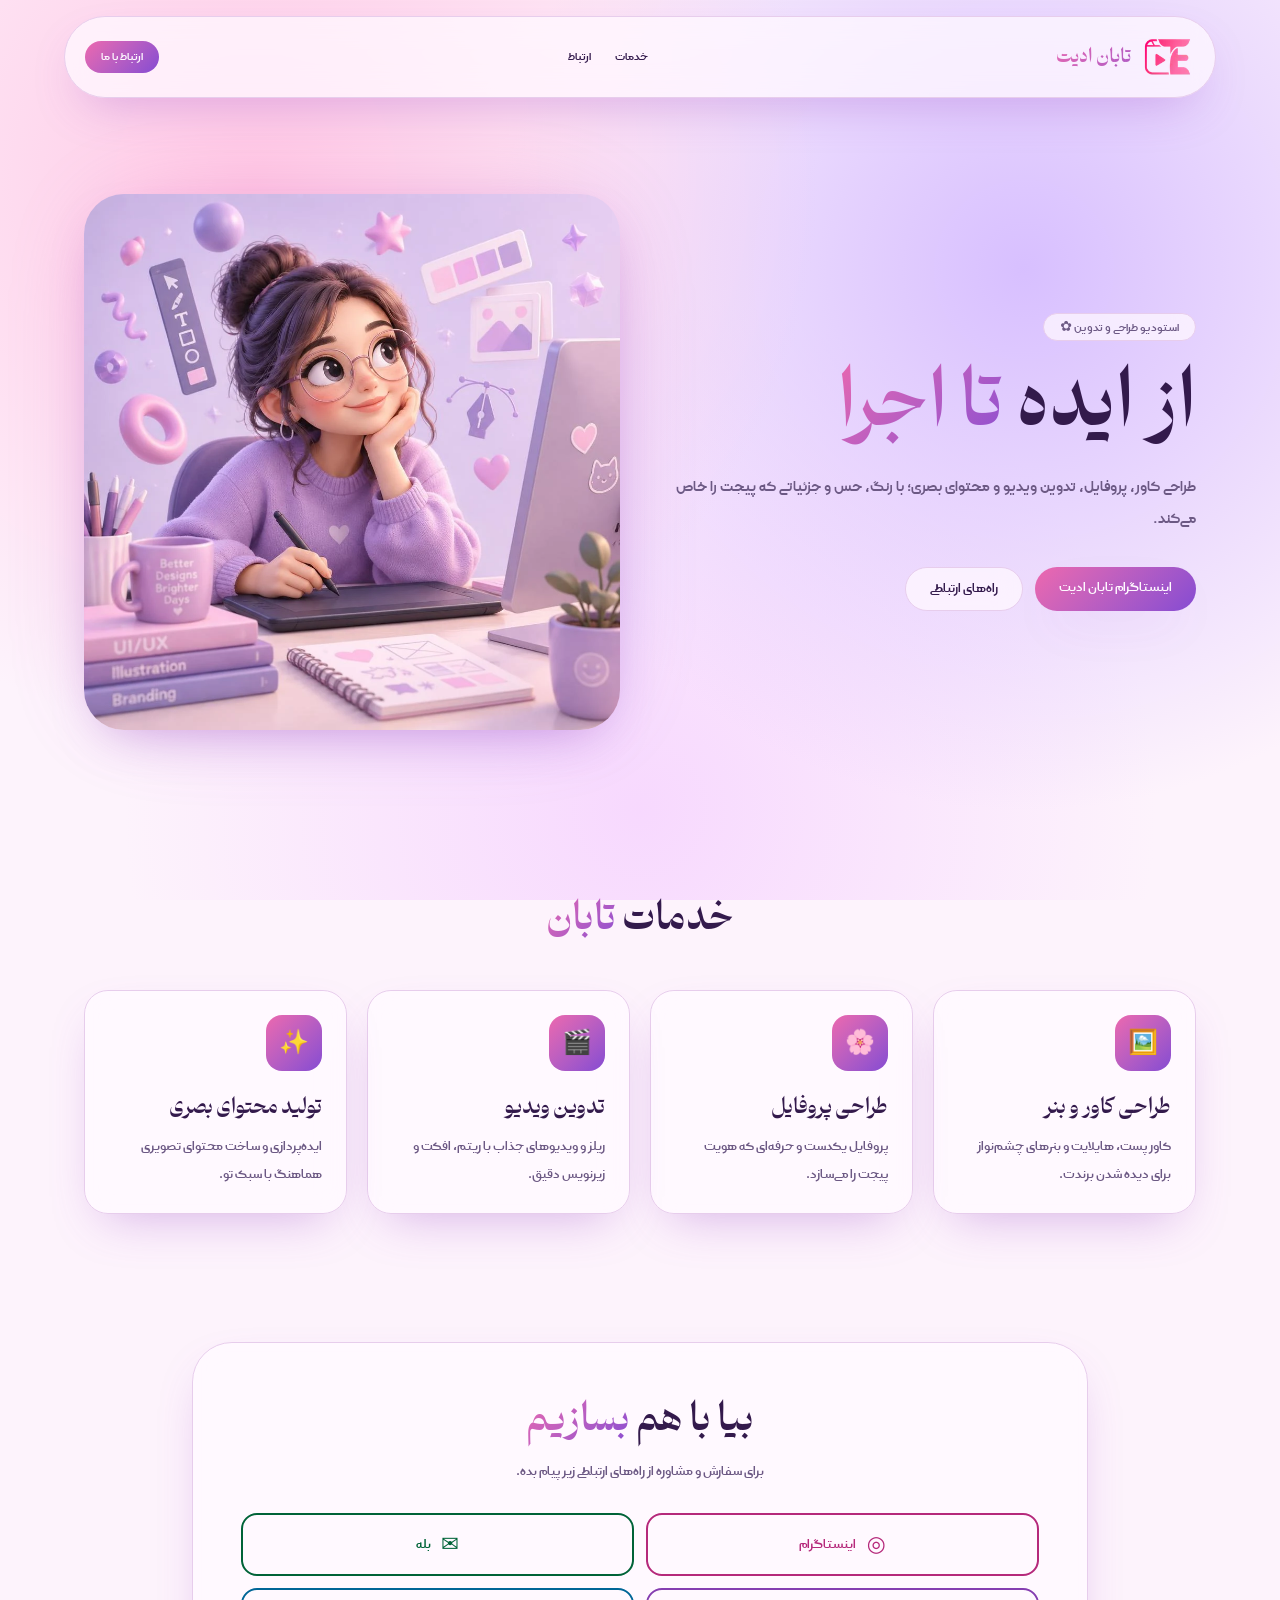
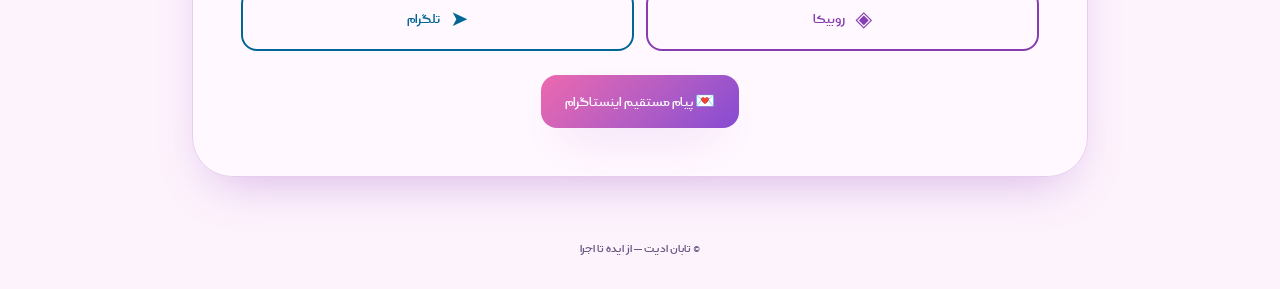
<file: index.html>
<!doctype html>
<html lang="fa" dir="rtl">
<head>
<meta charset="utf-8">
<meta name="viewport" content="width=device-width, initial-scale=1">
<title>تابان ادیت | از ایده تا اجرا</title>
<link rel="icon" href="./assets/taban-logo.png" type="image/png">
<meta name="description" content="تابان ادیت؛ طراحی کاور و بنر، طراحی پروفایل، تدوین ویدیو و تولید محتوای بصری. از ایده تا اجرا.">
<meta property="og:title" content="تابان ادیت — از ایده تا اجرا">
<meta property="og:description" content="طراحی کاور و بنر، پروفایل، تدوین ویدیو و محتوای بصری با حس و حال خاص.">
<meta property="og:type" content="website">
<meta property="og:locale" content="fa_IR">
<meta name="twitter:card" content="summary_large_image">

<style>
@font-face{font-family:"Doran";src:url("./fonts/Doran-Bold.woff2") format("woff2");font-style:normal;font-weight:700 900;font-display:swap}
@font-face{font-family:"Kalameh";src:url("./fonts/Kalameh-Bold.woff2") format("woff2");font-style:normal;font-weight:400 900;font-display:swap}
:root{
  --bg:oklch(0.975 0.015 330);--fg:oklch(0.28 0.09 305);--card:oklch(0.99 0.01 330 / 70%);
  --primary:oklch(0.58 0.2 315);--on-primary:oklch(0.99 0.01 330);--secondary:oklch(0.92 0.05 320);
  --muted:oklch(0.94 0.03 320);--muted-fg:oklch(0.5 0.07 305);--accent:oklch(0.8 0.12 350);--border:oklch(0.88 0.05 320);
  --grad:linear-gradient(135deg,oklch(0.7 0.18 350),oklch(0.55 0.2 300));
  --shadow:0 20px 50px -20px oklch(0.55 0.2 310 / 40%);
  --font-body:"Kalameh",system-ui,sans-serif;
  --font-head:"Doran",system-ui,sans-serif;
}
*{box-sizing:border-box;margin:0;padding:0}
html{scroll-behavior:smooth}
body{font-family:var(--font-body);color:var(--fg);background:var(--bg);overflow-x:hidden;
  background-image:radial-gradient(circle at 20% 20%,oklch(0.9 0.08 350) 0%,transparent 45%),radial-gradient(circle at 80% 30%,oklch(0.85 0.1 300) 0%,transparent 45%),radial-gradient(circle at 50% 90%,oklch(0.92 0.06 320) 0%,transparent 50%);background-attachment:fixed}
h1,h2,h3,.brand{font-family:var(--font-head)}
a{color:inherit;text-decoration:none}
.wrap{max-width:72rem;margin:0 auto;padding:0 1.25rem}
.glass{background:var(--card);backdrop-filter:blur(14px);-webkit-backdrop-filter:blur(14px);border:1px solid var(--border)}
.grad{background:var(--grad);color:var(--on-primary)}
.tgrad{background:var(--grad);-webkit-background-clip:text;background-clip:text;color:transparent}
.shadow{box-shadow:var(--shadow)}
header{position:sticky;top:0;z-index:20;padding:1rem 1rem 0}
nav{max-width:72rem;margin:0 auto;display:flex;align-items:center;justify-content:space-between;border-radius:999px;padding:.75rem 1.25rem}
.brand{font-size:1.125rem;font-weight:800}
.links{display:none;gap:1.5rem;font-size:.875rem}.links a:hover{color:var(--primary)}
.btn{display:inline-block;border-radius:999px;padding:.75rem 1.5rem;font-weight:600;transition:transform .3s}
.btn:hover{transform:translateY(-4px)}
.btn-sm{padding:.5rem 1rem;font-size:.875rem}.btn-sm:hover{transform:scale(1.05)}
.hero{display:grid;gap:2.5rem;align-items:center;padding:3.5rem 1.25rem;text-align:center}
.pill{display:inline-block;border-radius:999px;padding:.25rem 1rem;font-size:.875rem;color:var(--muted-fg)}
h1{margin-top:1.25rem;font-size:3rem;font-weight:800;line-height:1.25}
.lead{margin-top:1.25rem;font-size:1.125rem;line-height:2rem;color:var(--muted-fg)}
.cta{margin-top:2rem;display:flex;flex-wrap:wrap;gap:.75rem;justify-content:center}
.art{position:relative}
.art .glow{position:absolute;inset:1.5rem;border-radius:3rem;opacity:.4;filter:blur(48px);background:var(--grad)}
.art img{position:relative;width:100%;height:auto;border-radius:2.5rem;box-shadow:var(--shadow);animation:float 6s ease-in-out infinite;display:block}
@keyframes float{0%,100%{transform:translateY(0)}50%{transform:translateY(-14px)}}
section.block{padding:4rem 1.25rem}
h2{text-align:center;font-size:1.875rem;font-weight:800}
.sub{margin-top:.75rem;text-align:center;color:var(--muted-fg)}
.grid{margin-top:2.5rem;display:grid;gap:1.25rem}
.svc{border-radius:1.5rem;padding:1.5rem;transition:transform .3s}
.svc:hover{transform:translateY(-8px)}
.ico{display:grid;place-items:center;width:3.5rem;height:3.5rem;border-radius:1rem;font-size:1.5rem}
h3{margin-top:1.25rem;font-size:1.25rem;font-weight:700}
.svc p{margin-top:.5rem;line-height:1.75rem;color:var(--muted-fg)}
.works{grid-template-columns:repeat(2,1fr);gap:1rem}
.work{border-radius:1.5rem;overflow:hidden}
.thumb{position:relative;aspect-ratio:1;transition:transform .5s}
.work:hover .thumb{transform:scale(1.05)}
.tag{position:absolute;right:.75rem;top:.75rem;border-radius:999px;padding:.25rem .75rem;font-size:.75rem;font-weight:600}
.work p{padding:1rem;font-size:.875rem;font-weight:600;position:relative;background:var(--card)}
.g1{background:linear-gradient(to bottom right,var(--accent),var(--primary))}
.g2{background:linear-gradient(to bottom right,var(--primary),var(--secondary))}
.g3{background:linear-gradient(to bottom right,var(--secondary),var(--accent))}
.g4{background:linear-gradient(to bottom right,var(--accent),var(--secondary))}
.g5{background:linear-gradient(to bottom right,var(--primary),var(--accent))}
.g6{background:linear-gradient(to bottom right,var(--secondary),var(--primary))}
.contact{max-width:56rem;margin:0 auto;border-radius:2.5rem;padding:2rem;text-align:center}
.two{margin-top:2rem;display:grid;gap:.75rem}
.big{border-radius:1rem;padding:1rem 1.5rem;font-weight:700;transition:transform .3s;display:block}
.big:hover{transform:translateY(-4px)}
.outline{border:2px solid var(--primary);color:var(--primary)}
.soon{margin-top:1.5rem;display:grid;grid-template-columns:repeat(3,1fr);gap:.75rem}
.soon div{border-radius:1rem;background:var(--muted);padding:.75rem;font-size:.875rem;color:var(--muted-fg)}
.soon span{display:block;font-size:.75rem}
footer{padding-bottom:2rem;text-align:center;font-size:.875rem;color:var(--muted-fg)}
.reveal{opacity:0;transform:translateY(24px);transition:opacity .8s ease,transform .8s cubic-bezier(.2,.7,.2,1)}
.reveal.in{opacity:1;transform:none}
@media(min-width:640px){.links{display:flex}.grid{grid-template-columns:repeat(2,1fr)}.two{grid-template-columns:1fr 1fr}}
@media(min-width:768px){.hero{grid-template-columns:1fr 1fr;padding:6rem 1.25rem;text-align:right}.cta{justify-content:flex-start}h1{font-size:4.5rem}h2{font-size:2.25rem}.works{grid-template-columns:repeat(3,1fr)}.work p{font-size:1rem}.contact{padding:3rem}}
@media(min-width:1024px){.svcs{grid-template-columns:repeat(4,1fr)}}
@media(prefers-reduced-motion:reduce){.art img{animation:none}.reveal{opacity:1;transform:none;transition:none}}

.brand{display:inline-flex;gap:.5rem;align-items:center}
.brand-logo{display:block;width:44px;height:44px;object-fit:contain;flex-shrink:0}
.social-links{display:grid;grid-template-columns:1fr;gap:.75rem;margin:2rem 0 1.5rem}
.social{display:flex;justify-content:center;align-items:center;gap:.65rem;border-radius:1rem;border:2px solid currentColor;padding:1rem 1.5rem;background:var(--card);font-weight:700;transition:transform .3s}
.social:hover{transform:translateY(-4px)}
.social span{font-size:1.35rem}
.instagram{color:oklch(.53 .19 350)}.bale{color:oklch(.43 .12 160)}.rubika{color:oklch(.51 .18 310)}.telegram{color:oklch(.48 .12 235)}
.dm{display:inline-flex;align-items:center;justify-content:center;max-width:100%;border-radius:1rem;padding:1rem 1.5rem;font-weight:700;transition:transform .3s}
.dm:hover{transform:translateY(-4px)}
.art img{aspect-ratio:1;object-fit:cover}
@media(min-width:640px){.social-links{grid-template-columns:1fr 1fr}.brand-logo{width:56px;height:56px}}
</style>
</head>
<body>
<header><nav class="glass shadow">
  <a href="#top" class="brand tgrad"><img src="./assets/taban-logo.png" width="56" height="56" alt="نشان تابان ادیت" class="brand-logo">تابان ادیت</a>
  <div class="links"><a href="#services">خدمات</a><a href="#contact">ارتباط</a></div>
  <a href="#contact" class="btn btn-sm grad">ارتباط با ما</a>
</nav></header>
<main id="top">
  <section class="hero wrap">
    <div class="reveal">
      <span class="pill glass">استودیو طراحی و تدوین ✿</span>
      <h1>از ایده <span class="tgrad">تا اجرا</span></h1>
      <p class="lead">طراحی کاور، پروفایل، تدوین ویدیو و محتوای بصری؛ با رنگ، حس و جزئیاتی که پیجت را خاص می‌کند.</p>
      <div class="cta">
        <a href="https://www.instagram.com/taban_edit/" target="_blank" rel="noopener noreferrer" class="btn grad shadow">اینستاگرام تابان ادیت</a>
        <a href="#contact" class="btn glass">راه‌های ارتباطی</a>
      </div>
    </div>
    <div class="art reveal"><div class="glow"></div><img src="./assets/taban-hero.webp" fetchpriority="high" width="1024" height="1024" alt="تصویرسازی دختر طراح با لباس یاسی، پشت میز طراحی و قلم نوری"></div>
  </section>

  <section id="services" class="block wrap">
    <h2 class="reveal">خدمات <span class="tgrad">تابان</span></h2>
    <div class="grid svcs">
      <article class="svc glass shadow reveal"><div class="ico grad">🖼️</div><h3>طراحی کاور و بنر</h3><p>کاور پست، هایلایت و بنرهای چشم‌نواز برای دیده شدن برندت.</p></article>
      <article class="svc glass shadow reveal" style="transition-delay:90ms"><div class="ico grad">🌸</div><h3>طراحی پروفایل</h3><p>پروفایل یکدست و حرفه‌ای که هویت پیجت را می‌سازد.</p></article>
      <article class="svc glass shadow reveal" style="transition-delay:180ms"><div class="ico grad">🎬</div><h3>تدوین ویدیو</h3><p>ریلز و ویدیوهای جذاب با ریتم، افکت و زیرنویس دقیق.</p></article>
      <article class="svc glass shadow reveal" style="transition-delay:270ms"><div class="ico grad">✨</div><h3>تولید محتوای بصری</h3><p>ایده‌پردازی و ساخت محتوای تصویری هماهنگ با سبک تو.</p></article>
    </div>
  </section>

  <section id="contact" class="block">
    <div class="contact glass shadow reveal">
      <h2>بیا با هم <span class="tgrad">بسازیم</span></h2>
      <p class="sub">برای سفارش و مشاوره از راه‌های ارتباطی زیر پیام بده.</p>
      <div class="social-links" aria-label="راه‌های ارتباطی">
        <a class="social instagram" href="https://instagram.com/taban_edit" target="_blank" rel="noopener noreferrer"><span aria-hidden="true">◎</span> اینستاگرام</a>
        <a class="social bale" href="https://ble.ir/tabanedit" target="_blank" rel="noopener noreferrer"><span aria-hidden="true">✉</span> بله</a>
        <a class="social rubika" href="https://rubika.ir/page/Taban_edit" target="_blank" rel="noopener noreferrer"><span aria-hidden="true">◈</span> روبیکا</a>
        <a class="social telegram" href="https://t.me/taban_edit" target="_blank" rel="noopener noreferrer"><span aria-hidden="true">➤</span> تلگرام</a>
      </div>
      <a class="dm grad shadow" href="https://ig.me/m/taban_edit" target="_blank" rel="noopener noreferrer">💌 پیام مستقیم اینستاگرام</a>
    </div>
  </section>
</main>
<footer>© تابان ادیت — از ایده تا اجرا</footer>
<script>
(function(){var els=document.querySelectorAll('.reveal');
if(!('IntersectionObserver' in window)){els.forEach(function(e){e.classList.add('in')});return}
var io=new IntersectionObserver(function(es){es.forEach(function(e){if(e.isIntersecting)e.target.classList.add('in')})},{threshold:.15});
els.forEach(function(e){io.observe(e)})})();
</script>
</body>
</html>
</file>
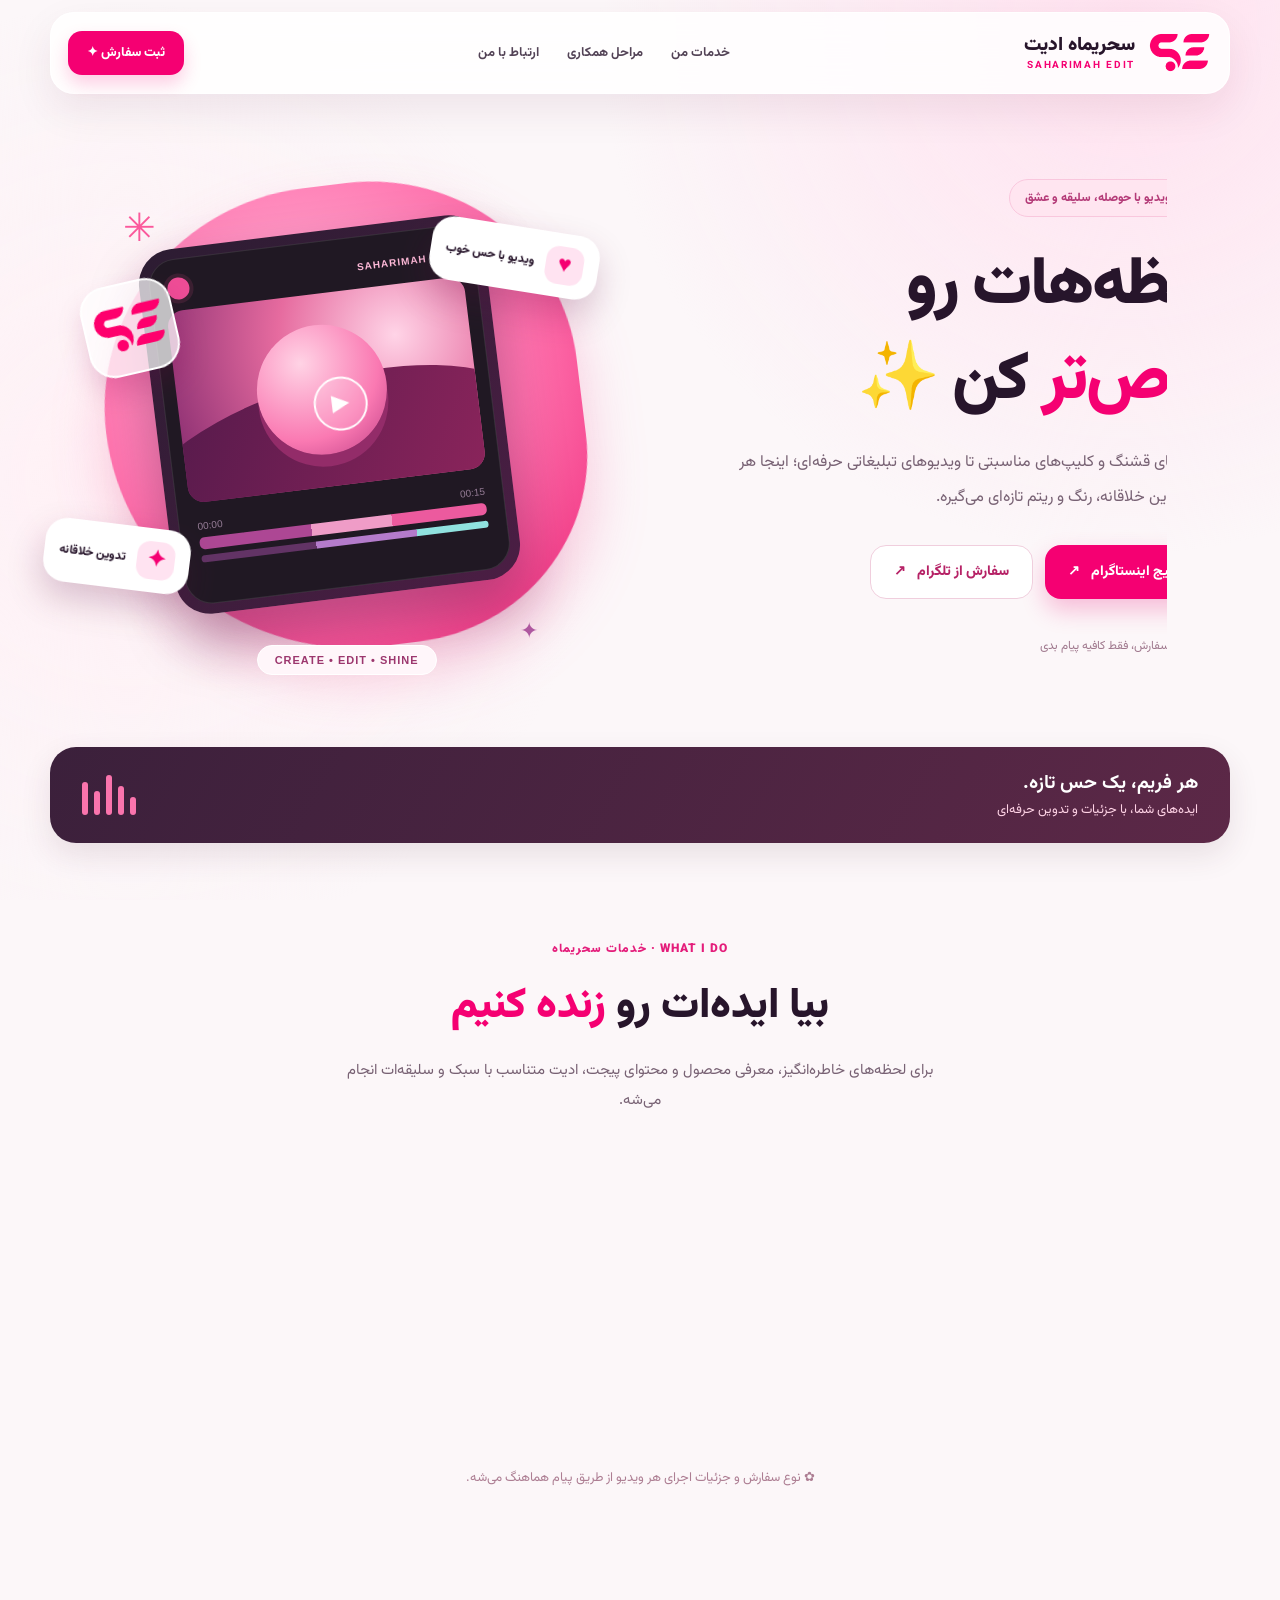
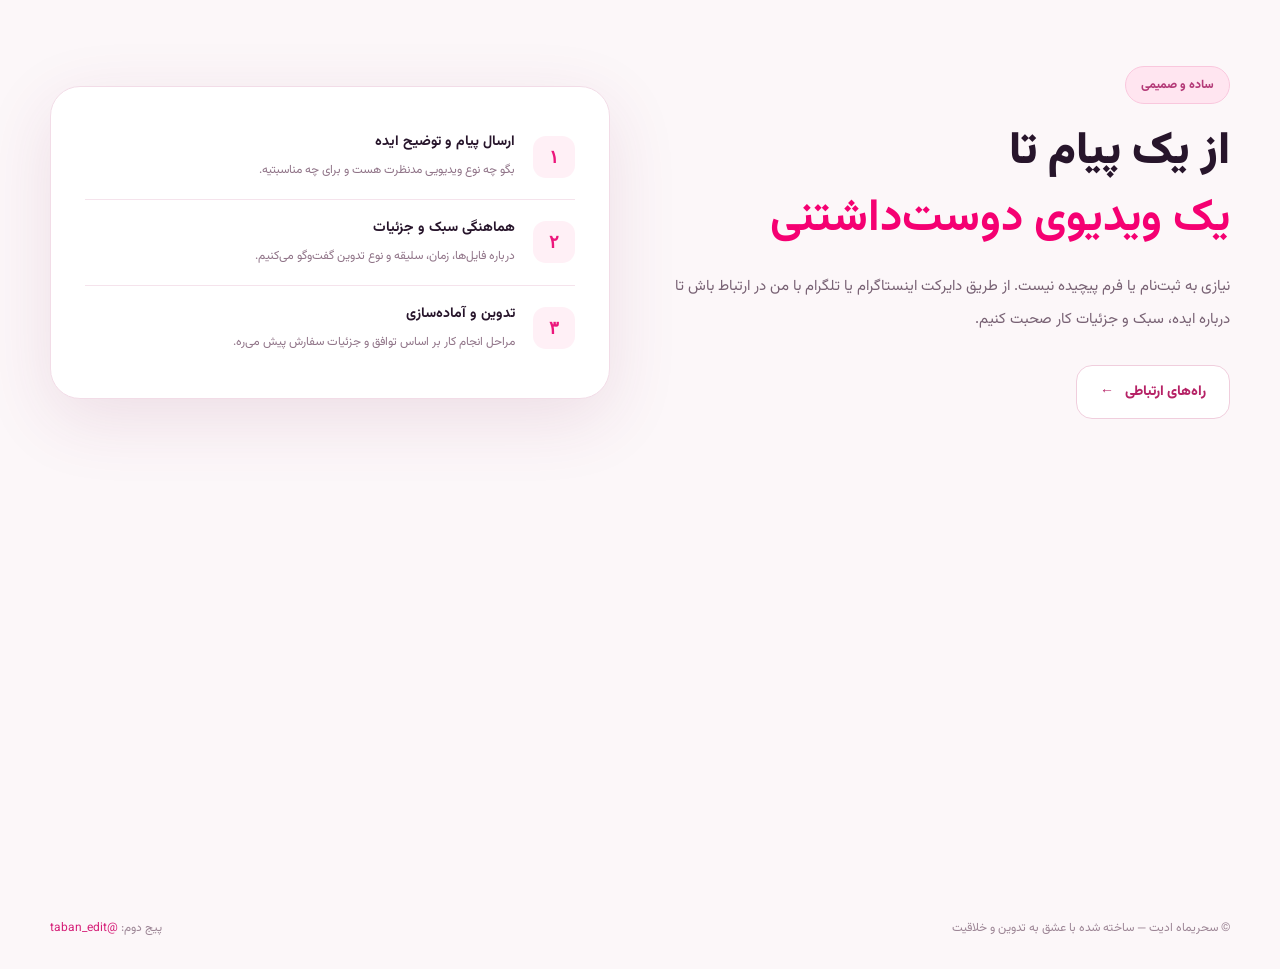
<file: saharimah/index.html>
<!doctype html>
<html lang="fa" dir="rtl">
<head>
  <meta charset="utf-8">
  <meta name="viewport" content="width=device-width, initial-scale=1">
  <meta name="theme-color" content="#f9ebf1">
  <meta name="description" content="سحریماه ادیت | تدوین تخصصی ویدیو، ساخت کلیپ مناسبتی و تبلیغاتی و آموزش ادیت. ثبت سفارش از طریق اینستاگرام و تلگرام.">
  <meta property="og:title" content="سحریماه ادیت | لحظه‌های شما، قاب‌های خاص">
  <meta property="og:description" content="تدوین تخصصی ویدیو، کلیپ‌های مناسبتی و تبلیغاتی. برای سفارش در اینستاگرام یا تلگرام پیام بده.">
  <meta property="og:type" content="website">
  <meta property="og:locale" content="fa_IR">
  <title>سحریماه ادیت | تدوین ویدیو و کلیپ اختصاصی</title>
  <link rel="icon" type="image/webp" href="assets/saharimah-mark.webp">
  <link rel="preconnect" href="https://fonts.googleapis.com">
  <link rel="preconnect" href="https://fonts.gstatic.com" crossorigin>
  <link href="https://fonts.googleapis.com/css2?family=Vazirmatn:wght@400;500;600;700;800;900&display=swap" rel="stylesheet">
  <style>
    :root{--ink:#27152b;--muted:#786274;--pink:#f50072;--pink2:#ff509d;--line:#f1dbe5;--shadow:0 20px 70px rgba(135,38,87,.12);--round:28px}
    *{box-sizing:border-box}html{scroll-behavior:smooth;scroll-padding-top:105px}body{margin:0;min-width:320px;background:#fcf7f9;color:var(--ink);font-family:Vazirmatn,Tahoma,Arial,sans-serif;font-size:15px}a{color:inherit;text-decoration:none}button,a{-webkit-tap-highlight-color:transparent}button{font:inherit}img{max-width:100%}.wrap{width:min(1180px,calc(100% - 42px));margin-inline:auto}.grain{position:fixed;inset:0;z-index:-1;pointer-events:none;background:radial-gradient(circle at 88% 3%,#ffe1ef 0,transparent 37%),radial-gradient(circle at 10% 53%,#fff0f5 0,transparent 38%)}
    .header{z-index:10;position:sticky;top:12px;padding:0 15px}.nav{height:82px;border:1px solid rgba(255,255,255,.9);box-shadow:0 16px 40px rgba(79,13,55,.08);background:rgba(255,255,255,.84);backdrop-filter:blur(18px);border-radius:24px;display:flex;align-items:center;justify-content:space-between;padding:7px 17px;max-width:1180px;margin:auto}.identity{display:flex;align-items:center;gap:12px;min-width:0}.brand-icon{height:59px;width:65px;object-fit:contain;object-position:center}.brandname{font-size:19px;font-weight:900;white-space:nowrap;line-height:1.3}.brandname span{display:block;font-size:10px;font-weight:700;letter-spacing:1.7px;color:var(--pink)}.navlinks{display:flex;gap:28px;color:#534356;font-weight:700;font-size:13px}.navlinks a:hover{color:var(--pink)}.pill-btn{background:var(--pink);color:white;padding:12px 19px;border-radius:14px;font-weight:800;font-size:13px;box-shadow:0 9px 18px #f5007231;transition:.25s}.pill-btn:hover{transform:translateY(-2px);background:#d90066}
    .hero{padding:83px 0 72px;display:grid;grid-template-columns:1.01fr .99fr;gap:48px;align-items:center}.eyebrow{display:inline-flex;align-items:center;gap:9px;font-weight:800;color:#b43b78;background:#ffe5f0;border:1px solid #f9c7dd;padding:9px 15px;border-radius:999px;font-size:12px}.eyebrow .dot{height:7px;width:7px;border-radius:50%;background:var(--pink);box-shadow:0 0 0 4px #ffb7d6}.hero h1{font-size:clamp(44px,5.2vw,76px);line-height:1.43;font-weight:900;letter-spacing:-2px;margin:23px 0 15px}.hero h1 em{font-style:normal;color:var(--pink)}.hero p{line-height:2.15;font-size:16px;color:var(--muted);max-width:510px}.btnrow{display:flex;gap:12px;flex-wrap:wrap;margin-top:30px}.primary,.secondary{display:inline-flex;align-items:center;justify-content:center;gap:11px;font-size:14px;font-weight:800;border-radius:16px;padding:15px 23px;min-height:53px;transition:transform .2s,box-shadow .2s}.primary{background:var(--pink);box-shadow:0 11px 25px #ec006d3e;color:white}.secondary{background:white;border:1px solid #f0cedd;color:#b62266}.primary:hover,.secondary:hover{transform:translateY(-3px);box-shadow:var(--shadow)}.hero-footnote{display:flex;align-items:center;gap:9px;margin-top:32px;color:#a0798e;font-size:12px}.hero-footnote i{display:inline-flex;width:30px;height:30px;border-radius:50%;background:#ffedf3;align-items:center;justify-content:center;font-style:normal}
    .artboard{position:relative;min-height:510px;display:flex;align-items:center;justify-content:center}.artboard::before{content:"";position:absolute;inset:4% 5% 5% 10%;border-radius:52% 48% 44% 58%;background:radial-gradient(circle at 43% 36%,#ffc0dd,#ff71ad 56%,#ec2174);filter:drop-shadow(0 30px 28px #ed37853c);transform:rotate(-7deg)}.decor{position:absolute;font-size:39px;opacity:.9}.decor.star-a{left:13%;top:7%;color:#fb4992}.decor.star-b{right:13%;bottom:5%;font-size:22px;color:#a94a99}.tablet{position:absolute;width:62%;height:72%;top:13%;right:19%;padding:10px;background:linear-gradient(140deg,#2c1c32,#4b1e44);border-radius:35px;box-shadow:0 29px 53px #57104063;transform:rotate(-7deg)}.screen{height:100%;border:1px solid #ffffff1a;border-radius:27px;overflow:hidden;background:#201823;color:#fff}.screenhead{display:flex;align-items:center;justify-content:space-between;padding:18px 17px 11px}.screenhead span{letter-spacing:1px;font:700 10px Arial,sans-serif;color:#ffbad9}.screenhead i{width:22px;height:22px;display:block;background:#ef4c96;border-radius:50%;box-shadow:0 0 0 4px #ef4c9621}.video-scene{position:relative;height:56%;margin:0 13px;border-radius:16px;overflow:hidden;background:radial-gradient(circle at 75% 26%,#ffd4e7,#e66b9f 44%,#7f276c 100%)}.video-scene:before{content:"";position:absolute;left:-18%;right:-18%;bottom:-30%;height:85%;background:linear-gradient(125deg,#50194a,#95265e);transform:rotate(-7deg);border-radius:60% 50% 0 0}.video-scene:after{content:"";position:absolute;width:130px;height:130px;top:16%;right:30%;border-radius:50%;background:radial-gradient(circle at 36% 28%,#ffd3e5,#fa79b2 62%,#bf3f86);box-shadow:0 12px 0 #932c69}.play{position:absolute;z-index:2;top:44%;left:45%;height:54px;width:54px;display:grid;place-items:center;border:2px solid white;border-radius:50%;background:#ffffff26;backdrop-filter:blur(5px);font-size:23px}.timeline{display:grid;gap:6px;padding:18px 18px}.timeline .ticks{display:flex;justify-content:space-between;font:10px Arial;color:#957c96}.track{height:12px;border-radius:5px;background:linear-gradient(to left,#ec5a9e 0 33%,#ef9cc7 33% 61%,#ad4794 61% 100%)}.track.two{height:7px;background:linear-gradient(to left,#90e2df 0 25%,#b47bcb 25% 60%,#623365 60%)}.floating-card{position:absolute;background:#fff;border-radius:22px;box-shadow:0 16px 35px #5c12403a;padding:13px 15px;display:flex;align-items:center;gap:11px;font-weight:800;font-size:12px;z-index:2}.floating-card.left{left:-1%;bottom:17%;transform:rotate(7deg)}.floating-card.right{right:2%;top:12%;transform:rotate(9deg)}.floating-card .bubble{height:38px;width:38px;border-radius:13px;display:grid;place-items:center;background:#ffe3f1;color:#f50072;font-size:23px}.sticker{position:absolute;width:92px;height:92px;left:6%;top:23%;z-index:1;transform:rotate(-13deg);background:rgba(255,255,255,.72);border:2px solid #fff;border-radius:26px;box-shadow:0 16px 28px #8b00502c;display:grid;place-items:center}.sticker img{width:76px;height:76px;object-fit:contain}.art-caption{position:absolute;bottom:0;right:31%;padding:8px 17px;color:#9c376e;background:#fff6fa;border:1px solid #fff;border-radius:999px;font:700 11px Arial,sans-serif;letter-spacing:1px}
    .mini-banner{background:linear-gradient(120deg,#3b203b,#5c2847);color:white;border-radius:26px;padding:22px 32px;display:flex;align-items:center;justify-content:space-between;gap:20px;box-shadow:0 12px 31px #4722361c}.mini-banner b{font-size:19px}.mini-banner span{color:#ffd3e6;font-size:13px}.mini-banner .bar{display:flex;gap:6px;align-items:end}.mini-banner .bar i{width:6px;border-radius:8px;background:#fa74ad;height:18px}.mini-banner .bar i:nth-child(2){height:29px}.mini-banner .bar i:nth-child(3){height:40px}.mini-banner .bar i:nth-child(4){height:24px}.mini-banner .bar i:nth-child(5){height:33px}
    .section{padding:94px 0 30px}.section-head{text-align:center;max-width:650px;margin:auto}.section-head .overline{font-size:12px;color:#e41d7b;font-weight:900;letter-spacing:1px}.section-head h2{font-size:clamp(31px,3.3vw,44px);margin:12px 0 12px;line-height:1.7;font-weight:900}.section-head h2 span{color:#f50072}.section-head p{margin:auto;color:var(--muted);line-height:2;max-width:590px}.services{display:grid;grid-template-columns:repeat(4,minmax(0,1fr));gap:18px;margin-top:36px}.service{position:relative;background:#fff;border:1px solid #f5dce7;box-shadow:0 14px 40px #a92d6610;border-radius:25px;padding:26px 23px 32px;min-height:270px;transition:transform .22s}.service:hover{transform:translateY(-7px)}.service:nth-child(2){background:#fff2f8}.service:nth-child(4){background:#fff2f8}.service .icon-wrap{height:56px;width:56px;border-radius:18px;display:grid;place-items:center;background:#ffe3ee;color:#f50072}.service svg{height:29px;width:29px;stroke:currentColor;stroke-width:1.8;fill:none;stroke-linecap:round;stroke-linejoin:round}.service h3{font-size:18px;margin:24px 0 8px;line-height:1.8;font-weight:900}.service p{color:var(--muted);line-height:2;margin:0;font-size:12.8px}.service .number{position:absolute;left:21px;top:20px;font:bold 14px Arial,sans-serif;color:#efb7ce}.services-note{display:flex;gap:10px;align-items:center;justify-content:center;padding:20px;text-align:center;margin-top:26px;color:#ad7e93;font-size:13px}
    .process{display:grid;grid-template-columns:1fr 1fr;gap:60px;align-items:center;margin-top:75px;padding:40px 0}.process-side h2{font-size:clamp(33px,3.5vw,48px);line-height:1.5;margin:15px 0 17px;font-weight:900}.process-side h2 strong{color:var(--pink)}.process-side p{line-height:2.2;color:var(--muted)}.step-card{border-radius:30px;padding:27px 34px;background:#fff;box-shadow:var(--shadow);border:1px solid #f2dce7}.step{display:flex;align-items:center;gap:18px;padding:17px 0;border-bottom:1px solid #f5e3ec}.step:last-child{border-bottom:0}.stepnum{height:42px;width:42px;flex:none;display:grid;place-items:center;border-radius:13px;background:#fff0f6;color:#ec177c;font:bold 18px Arial}.step b{display:block;font-size:14px}.step span{display:block;color:#907488;font-size:12px;margin-top:6px;line-height:1.9}
    .contact-wrap{padding:84px 0 55px}.contact{border-radius:39px;padding:55px 60px;background:radial-gradient(circle at 5% 95%,#f966a7 0,transparent 38%),linear-gradient(130deg,#3d203e 0%,#682a55 56%,#b23d7a 100%);color:white;position:relative;overflow:hidden;box-shadow:0 23px 50px #67264827;display:grid;grid-template-columns:1fr auto;gap:40px;align-items:center}.contact:after{content:"✳";position:absolute;font-size:220px;color:#ffffff0a;left:7%;top:-80px}.contact h2{font-size:clamp(28px,3vw,42px);margin:0 0 13px;line-height:1.6}.contact p{margin:0;line-height:2;color:#ffdbed;max-width:510px}.contact-actions{display:flex;flex-direction:column;gap:12px;min-width:240px;position:relative;z-index:1}.contact-actions a{display:flex;gap:12px;align-items:center;justify-content:center;border-radius:16px;padding:15px;font-weight:800}.contact-actions .ig{background:#fff;color:#b52d6d}.contact-actions .tg{background:#ffffff22;border:1px solid #ffffff77;color:white}.contact-actions svg{width:22px;height:22px;stroke:currentColor;fill:none;stroke-width:1.8}.footer{padding:15px 0 32px;display:flex;gap:15px;align-items:center;justify-content:space-between;color:#9d8696;font-size:12px}.footer a{color:#d62179}.footer a:hover{text-decoration:underline}
    .show{animation:rise .65s ease both}@keyframes rise{from{opacity:0;transform:translateY(18px)}to{opacity:1;transform:translateY(0)}}
    @media(max-width:1000px){.hero{grid-template-columns:1fr 1fr;gap:10px}.hero h1{font-size:clamp(38px,5vw,58px)}.services{grid-template-columns:repeat(2,minmax(0,1fr))}.service{min-height:240px}.process{gap:28px}}
    @media(max-width:720px){.wrap{width:min(100% - 30px,1180px)}.header{top:6px;padding:0 8px}.nav{height:69px;border-radius:18px;padding:5px 11px}.brand-icon{width:51px;height:48px}.brandname{font-size:15px}.brandname span{font-size:8px}.navlinks{display:none}.pill-btn{padding:10px 12px;font-size:11px}.hero{grid-template-columns:1fr;text-align:center;padding:48px 0 38px;gap:10px}.eyebrow{font-size:10px}.hero h1{font-size:clamp(39px,10.8vw,60px);letter-spacing:-1px;margin:19px 0 10px}.hero p{font-size:14px;line-height:2.2;margin:auto}.btnrow{justify-content:center}.hero-footnote{justify-content:center;margin-top:20px}.artboard{min-height:425px;max-width:500px;width:100%;margin:auto}.floating-card.left{left:1%;bottom:12%}.mini-banner{border-radius:20px;padding:16px 18px}.mini-banner b{font-size:14px}.mini-banner span{font-size:11px}.section{padding-top:70px}.section-head h2{font-size:31px}.services{gap:12px}.service{padding:23px 17px;min-height:260px;border-radius:21px}.service h3{font-size:15px;margin-top:18px}.service p{font-size:12px}.service .number{left:15px;top:18px}.process{grid-template-columns:1fr;gap:24px;margin-top:32px}.process-side{text-align:center}.process-side h2{font-size:31px}.step-card{padding:15px 25px}.contact-wrap{padding:63px 0 27px}.contact{grid-template-columns:1fr;padding:36px 25px;border-radius:28px;gap:26px;text-align:center}.contact p{font-size:13px}.contact-actions{min-width:0}.footer{flex-direction:column;text-align:center;gap:8px}}
    @media(max-width:390px){.services{grid-template-columns:1fr}.service{min-height:auto}.artboard{min-height:380px}.floating-card{padding:9px 10px;font-size:10px}.floating-card .bubble{width:30px;height:30px}.sticker{width:70px;height:70px}.sticker img{width:55px;height:55px}.brandname{font-size:13px}.brand-icon{width:46px}.nav .pill-btn{font-size:10px}.hero h1{font-size:38px}}
    @media(prefers-reduced-motion:reduce){html{scroll-behavior:auto}.show{animation:none}*,*:before,*:after{transition-duration:0s!important}}
  </style>
</head>
<body>
<div class="grain" aria-hidden="true"></div>
<header class="header"><nav class="nav" aria-label="منوی اصلی">
  <a href="#home" class="identity" aria-label="سحریماه ادیت، صفحه اصلی"><img class="brand-icon" src="assets/saharimah-mark.webp" alt="لوگوی سحریماه ادیت" width="65" height="59"><span class="brandname">سحریماه ادیت<span>SAHARIMAH EDIT</span></span></a>
  <div class="navlinks"><a href="#services">خدمات من</a><a href="#how">مراحل همکاری</a><a href="#contact">ارتباط با من</a></div>
  <a href="#contact" class="pill-btn">ثبت سفارش ✦</a>
</nav></header>
<main>
 <section class="hero wrap" id="home">
  <div class="hero-content show">
    <span class="eyebrow"><span class="dot"></span> ادیت ویدیو با حوصله، سلیقه و عشق</span>
    <h1>لحظه‌هات رو<br><em>خاص‌تر</em> کن ✨</h1>
    <p>از خاطره‌های قشنگ و کلیپ‌های مناسبتی تا ویدیوهای تبلیغاتی حرفه‌ای؛ اینجا هر ایده با تدوین خلاقانه، رنگ و ریتم تازه‌ای می‌گیره.</p>
    <div class="btnrow"><a href="https://www.instagram.com/saharimah_edit/" target="_blank" rel="noopener noreferrer" class="primary">دیدن پیج اینستاگرام <span aria-hidden="true">↗</span></a><a href="https://t.me/Saharimah2001" target="_blank" rel="noopener noreferrer" class="secondary">سفارش از تلگرام <span aria-hidden="true">↗</span></a></div>
    <div class="hero-footnote"><i>♡</i> برای سفارش، فقط کافیه پیام بدی</div>
  </div>
  <div class="artboard show" aria-label="تصویرسازی مفهومی تدوین ویدیو">
    <span class="decor star-a" aria-hidden="true">✳</span><span class="decor star-b" aria-hidden="true">✦</span>
    <div class="sticker"><img src="assets/saharimah-mark.webp" alt="" width="76" height="76"></div>
    <div class="tablet"><div class="screen"><div class="screenhead"><span>SAHARIMAH EDIT</span><i></i></div><div class="video-scene"><div class="play">▶</div></div><div class="timeline"><div class="ticks"><span>00:15</span><span>00:00</span></div><div class="track"></div><div class="track two"></div></div></div></div>
    <div class="floating-card right"><span class="bubble">♥</span> ویدیو با حس خوب</div>
    <div class="floating-card left"><span class="bubble">✦</span> تدوین خلاقانه</div>
    <span class="art-caption">CREATE • EDIT • SHINE</span>
  </div>
 </section>
 <div class="wrap mini-banner"><div><b>هر فریم، یک حس تازه.</b><div><span>ایده‌های شما، با جزئیات و تدوین حرفه‌ای</span></div></div><div class="bar" aria-hidden="true"><i></i><i></i><i></i><i></i><i></i></div></div>
 <section class="section wrap" id="services"><div class="section-head"><span class="overline">WHAT I DO · خدمات سحریماه</span><h2>بیا ایده‌ات رو <span>زنده کنیم</span></h2><p>برای لحظه‌های خاطره‌انگیز، معرفی محصول و محتوای پیجت، ادیت متناسب با سبک و سلیقه‌ات انجام می‌شه.</p></div>
  <div class="services">
   <article class="service"><span class="number">01</span><div class="icon-wrap"><svg viewBox="0 0 24 24"><rect x="3" y="5" width="18" height="14" rx="3"/><path d="m10 9 5 3-5 3z"/><path d="M7 2v3M17 2v3M7 19v3M17 19v3"/></svg></div><h3>ادیت تخصصی ویدیو</h3><p>برش حرفه‌ای، هماهنگی صدا و تصویر، افکت و تدوین متناسب با داستان ویدیو.</p></article>
   <article class="service"><span class="number">02</span><div class="icon-wrap"><svg viewBox="0 0 24 24"><path d="M12 21s-8.5-5-8.5-11A5 5 0 0 1 12 6a5 5 0 0 1 8.5 4c0 6-8.5 11-8.5 11Z"/><path d="m9 12 2 2 4-4"/></svg></div><h3>کلیپ‌های مناسبتی</h3><p>تولد، سالگرد، خاطره‌ها و مناسبت‌های ویژه با حال‌وهوای دلخواه شما.</p></article>
   <article class="service"><span class="number">03</span><div class="icon-wrap"><svg viewBox="0 0 24 24"><path d="M3 11v3l11 5V6L3 11Z"/><path d="M14 9h3a3 3 0 0 1 0 6h-3M5 14l2 6h4l-2-4M20 3l2-1M20 21l2 1"/></svg></div><h3>کلیپ تبلیغاتی</h3><p>ویدیوهای معرفی محصول و کسب‌وکار برای پست، استوری و ریلز اینستاگرام.</p></article>
   <article class="service"><span class="number">04</span><div class="icon-wrap"><svg viewBox="0 0 24 24"><path d="m12 3 8 5v8l-8 5-8-5V8l8-5Z"/><path d="m8 12 2.7 2.7L16 9M12 3v3"/></svg></div><h3>آموزش و ترفندهای ادیت</h3><p>آشنایی با ایده‌ها، نکته‌ها و آموزش‌های کاربردی دنیای تدوین و محتوا.</p></article>
  </div>
  <p class="services-note">✿ نوع سفارش و جزئیات اجرای هر ویدیو از طریق پیام هماهنگ می‌شه.</p>
 </section>
 <section class="process wrap" id="how"><div class="process-side"><span class="eyebrow">ساده و صمیمی</span><h2>از یک پیام تا<br><strong>یک ویدیوی دوست‌داشتنی</strong></h2><p>نیازی به ثبت‌نام یا فرم پیچیده نیست. از طریق دایرکت اینستاگرام یا تلگرام با من در ارتباط باش تا درباره ایده، سبک و جزئیات کار صحبت کنیم.</p><a href="#contact" class="secondary" style="margin-top:14px">راه‌های ارتباطی <span aria-hidden="true">←</span></a></div><div class="step-card"><div class="step"><div class="stepnum">۱</div><div><b>ارسال پیام و توضیح ایده</b><span>بگو چه نوع ویدیویی مدنظرت هست و برای چه مناسبتیه.</span></div></div><div class="step"><div class="stepnum">۲</div><div><b>هماهنگی سبک و جزئیات</b><span>درباره فایل‌ها، زمان، سلیقه و نوع تدوین گفت‌وگو می‌کنیم.</span></div></div><div class="step"><div class="stepnum">۳</div><div><b>تدوین و آماده‌سازی</b><span>مراحل انجام کار بر اساس توافق و جزئیات سفارش پیش می‌ره.</span></div></div></div></section>
 <section class="contact-wrap wrap" id="contact"><div class="contact"><div><h2>آماده‌ای با هم<br>یه چیز قشنگ بسازیم؟ ♡</h2><p>برای دیدن محتوای پیج یا ثبت سفارش کلیپ‌های مناسبتی و تبلیغاتی، از راه‌های ارتباطی زیر پیام بده.</p></div><div class="contact-actions"><a class="ig" href="https://www.instagram.com/saharimah_edit/" target="_blank" rel="noopener noreferrer"><svg viewBox="0 0 24 24"><rect x="2.5" y="2.5" width="19" height="19" rx="5"/><circle cx="12" cy="12" r="4"/><circle cx="17.8" cy="6.3" r="1"/></svg> اینستاگرام سحریماه</a><a class="tg" href="https://t.me/Saharimah2001" target="_blank" rel="noopener noreferrer"><svg viewBox="0 0 24 24"><path d="m21 3-4.5 18-5.3-6-4-3-4.5-2 18.3-7ZM11.2 15l3.6-3.8"/></svg> پیام در تلگرام</a></div></div></section>
</main>
<footer class="footer wrap"><span>© سحریماه ادیت — ساخته شده با عشق به تدوین و خلاقیت</span><span>پیج دوم: <a href="https://www.instagram.com/taban_edit/" target="_blank" rel="noopener noreferrer">@taban_edit</a></span></footer>
</body></html>
</file>
